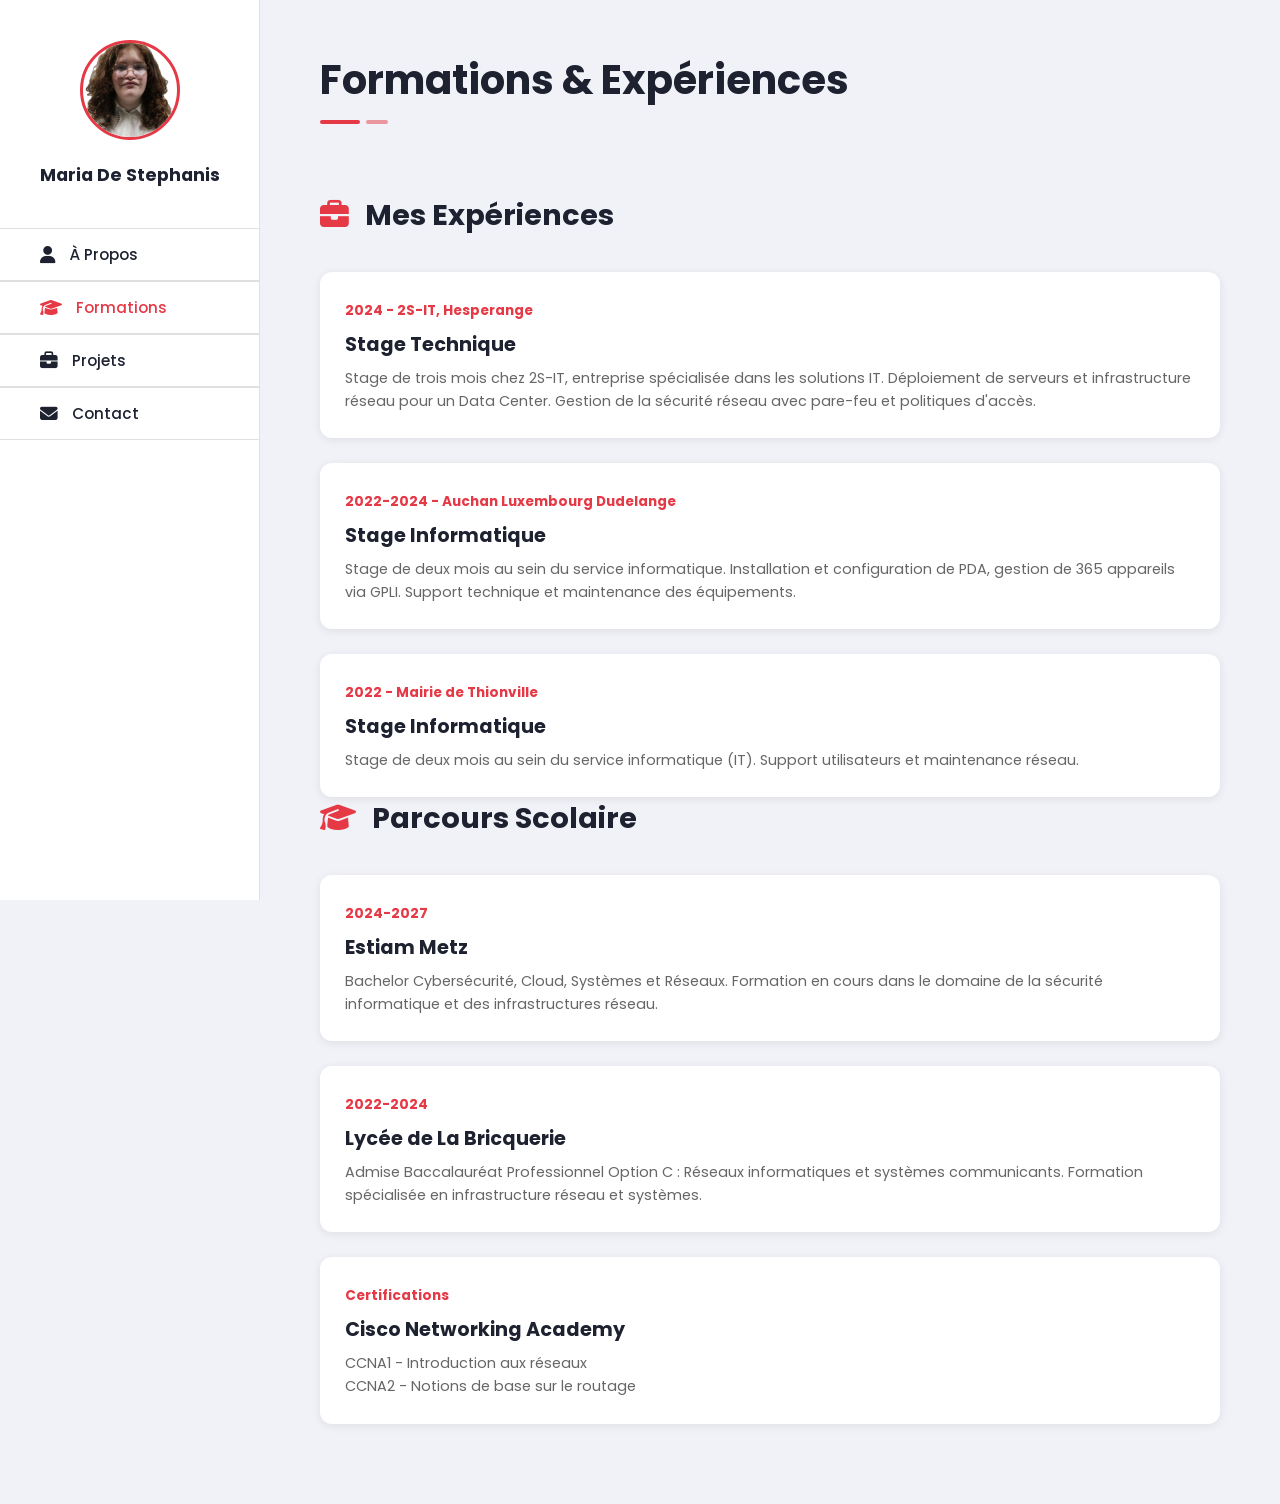
<file: Formations.html>
<!DOCTYPE html>
<html lang="fr">
<head>
  <!-- le responsive -->
  <meta charset="UTF-8" />
  <meta name="viewport" content="width=device-width, initial-scale=1.0"/>
  
  <!-- Titre de l'onglet du navigateur -->
  <title>Formations - Maria De Stephanis</title>
  <link href="https://fonts.googleapis.com/css2?family=Poppins:wght@400;500;600;700&family=Dancing+Script:wght@700&display=swap" rel="stylesheet"/>
  <link rel="stylesheet" href="https://cdnjs.cloudflare.com/ajax/libs/font-awesome/6.4.0/css/all.min.css"/>
  <link rel="stylesheet" href="styles.css">
</head>
<body>

  <aside class="sidebar">
    <!-- Photo de profil -->
    <div class="nav-profile">
        <img src="Profil.png" alt="Maria De Stephanis">
        <h4>Maria De Stephanis</h4>
    </div>

    <!-- Menu de navigation -->
    <nav>
      <ul>
        <li><a href="Index.html"><i class="fas fa-user"></i> À Propos</a></li>
        <!-- Lien actif = page actuelle -->
        <li><a href="Formations.html" class="active"><i class="fas fa-graduation-cap"></i> Formations</a></li>
        <li><a href="Projets.html"><i class="fas fa-briefcase"></i> Projets</a></li>
        <li><a href="Contact.html"><i class="fas fa-envelope"></i> Contact</a></li>
      </ul>
    </nav>
  </aside>

  <main class="main">

    <h1>Formations & Expériences</h1>
    
    <!-- Décoration : deux traits rouges sous le titre -->
    <div class="underline">
      <span></span>
      <span></span>
    </div>

    <!-- Wrapper contenant les deux colonnes -->
    <div class="wrapper">
      
      <div class="column">
        <h2 class="title"><i class="fas fa-briefcase"></i> Mes Expériences</h2>
        <div class="card">
          <span class="date">2024 - 2S-IT, Hesperange</span>
          <h3>Stage Technique</h3>
         
          <p>
            Stage de trois mois chez 2S-IT, entreprise spécialisée dans les solutions IT.
            Déploiement de serveurs et infrastructure réseau pour un Data Center.
            Gestion de la sécurité réseau avec pare-feu et politiques d'accès.
          </p>
        </div>

        <!-- Expérience 2 : Stage chez Auchan -->
        <div class="card">
          <span class="date">2022-2024 - Auchan Luxembourg Dudelange</span>
          <h3>Stage Informatique</h3>
          <p>
            Stage de deux mois au sein du service informatique.
            Installation et configuration de PDA, gestion de 365 appareils via GPLI.
            Support technique et maintenance des équipements.
          </p>
        </div>

        <!-- Expérience 3 : Stage à la Mairie -->
        <div class="card">
          <span class="date">2022 - Mairie de Thionville</span>
          <h3>Stage Informatique</h3>
          <p>
            Stage de deux mois au sein du service informatique (IT).
            Support utilisateurs et maintenance réseau.
          </p>
        </div>
      </div>

      <div class="column">
        
        <h2 class="title"><i class="fas fa-graduation-cap"></i> Parcours Scolaire</h2>
        <div class="card">
          <span class="date">2024-2027</span>
          <h3>Estiam Metz</h3>
          
          <p>
            Bachelor Cybersécurité, Cloud, Systèmes et Réseaux.
            Formation en cours dans le domaine de la sécurité informatique
            et des infrastructures réseau.
          </p>
        </div>

        <!-- Formation 2 : Lycée -->
        <div class="card">
          <span class="date">2022-2024</span>
          <h3>Lycée de La Bricquerie</h3>
          <p>
            Admise Baccalauréat Professionnel Option C : Réseaux informatiques et systèmes communicants.
            Formation spécialisée en infrastructure réseau et systèmes.
          </p>
        </div>

        <!-- Formation 3 : Certifications -->
        <div class="card">
          <span class="date">Certifications</span>
          <h3>Cisco Networking Academy</h3>
          <p>
            CCNA1 - Introduction aux réseaux<br>
            CCNA2 - Notions de base sur le routage
          </p>
        </div>
      </div>
    </div>

  </main>
</body>
</html>
</file>
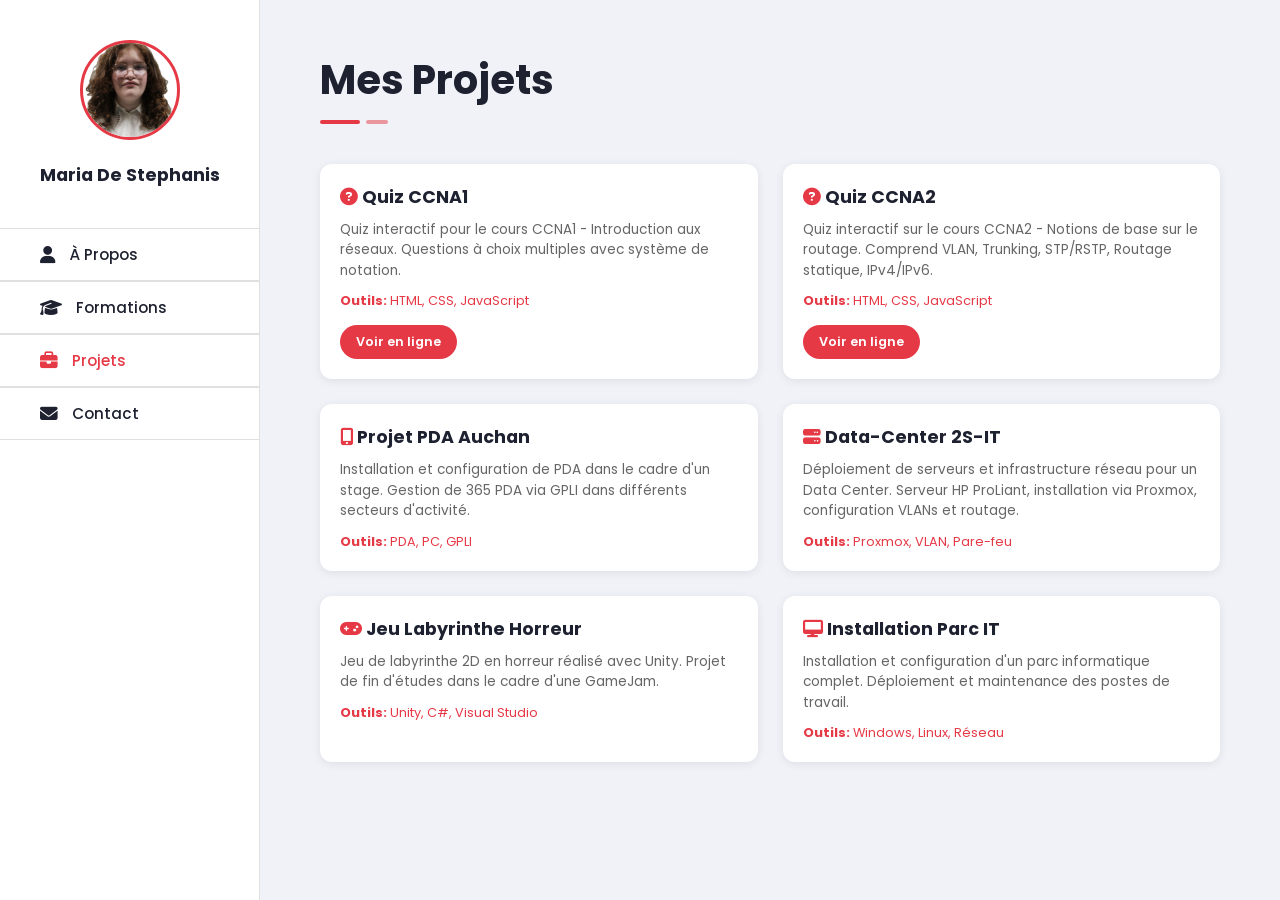
<file: Projets.html>
<!DOCTYPE html>
<html lang="fr">
<head>
  <!-- le responsive -->
  <meta charset="UTF-8" />
  <meta name="viewport" content="width=device-width, initial-scale=1.0"/>

  <title>Projets - Maria De Stephanis</title>
  <link href="https://fonts.googleapis.com/css2?family=Poppins:wght@400;500;600;700&family=Dancing+Script:wght@700&display=swap" rel="stylesheet"/>
  <link rel="stylesheet" href="https://cdnjs.cloudflare.com/ajax/libs/font-awesome/6.4.0/css/all.min.css"/>
  <link rel="stylesheet" href="styles.css">
</head>
<body>


  <aside class="sidebar">
    <div class="nav-profile">
        <img src="Profil.png" alt="Maria De Stephanis">
        <h4>Maria De Stephanis</h4>
    </div>

    <!-- Menu de navigation -->
    <nav>
      <ul>
        <li><a href="Index.html"><i class="fas fa-user"></i> À Propos</a></li>
        <li><a href="Formations.html"><i class="fas fa-graduation-cap"></i> Formations</a></li>
        <!-- Lien actif = page actuelle -->
        <li><a href="Projets.html" class="active"><i class="fas fa-briefcase"></i> Projets</a></li>
        <li><a href="Contact.html"><i class="fas fa-envelope"></i> Contact</a></li>
      </ul>
    </nav>
  </aside>

  
  <main class="main">

    <!-- Titre principal -->
    <h1>Mes Projets</h1>
  
    <div class="underline">
      <span></span>
      <span></span>
    </div>

    <!-- Grille de projets -->
    <div class="projects-grid">
      
      <div class="project-card">
        <div class="card-body">
          <h3><i class="fas fa-question-circle" style="color: var(--red);"></i> Quiz CCNA1</h3>
          <p>
            Quiz interactif pour le cours CCNA1 - Introduction aux réseaux.
            Questions à choix multiples avec système de notation.
          </p>
          <p style="margin-top: 10px; font-size: 0.8rem; color: var(--red);">
            <strong>Outils:</strong> HTML, CSS, JavaScript
          </p>
          <!-- Lien vers le projet en ligne -->
          <div style="margin-top: 15px;">
            <a href="https://ccna1website.netlify.app/" target="_blank" class="btn" style="padding: 8px 16px; font-size: 0.8rem;">Voir en ligne</a>
          </div>
        </div>
      </div>

     
      <div class="project-card">
        <div class="card-body">
          <h3><i class="fas fa-question-circle" style="color: var(--red);"></i> Quiz CCNA2</h3>
          <p>
            Quiz interactif sur le cours CCNA2 - Notions de base sur le routage.
            Comprend VLAN, Trunking, STP/RSTP, Routage statique, IPv4/IPv6.
          </p>
          <p style="margin-top: 10px; font-size: 0.8rem; color: var(--red);">
            <strong>Outils:</strong> HTML, CSS, JavaScript
          </p>
          <div style="margin-top: 15px;">
            <a href="https://ccna2.netlify.app/" target="_blank" class="btn" style="padding: 8px 16px; font-size: 0.8rem;">Voir en ligne</a>
          </div>
        </div>
      </div>

   
      <div class="project-card">
        <div class="card-body">
          <h3><i class="fas fa-mobile-alt" style="color: var(--red);"></i> Projet PDA Auchan</h3>
          <p>
            Installation et configuration de PDA dans le cadre d'un stage.
            Gestion de 365 PDA via GPLI dans différents secteurs d'activité.
          </p>
          <p style="margin-top: 10px; font-size: 0.8rem; color: var(--red);">
            <strong>Outils:</strong> PDA, PC, GPLI
          </p>
        </div>
      </div>

      
           
      <div class="project-card">
        <div class="card-body">
          <h3><i class="fas fa-server" style="color: var(--red);"></i> Data-Center 2S-IT</h3>
          <p>
            Déploiement de serveurs et infrastructure réseau pour un Data Center.
            Serveur HP ProLiant, installation via Proxmox, configuration VLANs et routage.
          </p>
<p style="margin-top: 10px; font-size: 0.8rem; color: var(--red);">
            <strong>Outils:</strong> Proxmox, VLAN, Pare-feu
          </p>
        </div>
      </div>

      <div class="project-card">
        <div class="card-body">
          <h3><i class="fas fa-gamepad" style="color: var(--red);"></i> Jeu Labyrinthe Horreur</h3>
          <p>
            Jeu de labyrinthe 2D en horreur réalisé avec Unity.
            Projet de fin d'études dans le cadre d'une GameJam.
          </p>
          <p style="margin-top: 10px; font-size: 0.8rem; color: var(--red);">
            <strong>Outils:</strong> Unity, C#, Visual Studio
          </p>
        </div>
      </div>

      <div class="project-card">
        <div class="card-body">
          <h3><i class="fas fa-desktop" style="color: var(--red);"></i> Installation Parc IT</h3>
          <p>
            Installation et configuration d'un parc informatique complet.
            Déploiement et maintenance des postes de travail.
          </p>
          <p style="margin-top: 10px; font-size: 0.8rem; color: var(--red);">
            <strong>Outils:</strong> Windows, Linux, Réseau
          </p>
        </div>
      </div>

    </div>

  </main>

</body>
</html>
</file>
<file: styles.css>
/* ========================================
   STYLES CSS DU PORTFOLIO
   ========================================
   Ce fichier contient tous les styles du portfolio de Maria De Stephanis.
   Il définit les couleurs, les mises en page, les animations, etc.
*/

/* ========================================
   RESET ET VARIABLES
   ======================================== */

/* Reset de base : supprime les marges et paddings par défaut */
* {
  margin: 0;
  padding: 0;
  box-sizing: border-box;
}

/* Variables CSS : définit les couleurs principales utilisées dans le site */
:root {
  --red: #e63946;          /* Rouge principal (couleur d'accent) */
  --dark: #1d2130;         /* Noir bleuté pour les textes principaux */
  --bg: #f0f2f8;          /* Gris clair pour le fond */
  --sidebar-bg: #ffffff;  /* Blanc pour le fond de la sidebar */
  --text: #333;           /* Couleur du texte principal */
  --muted: #666;          /* Gris pour les textes secondaires */
  --border: #e0e0e0;      /* Gris clair pour les bordures */
}

/* ========================================
   STYLE GÉNÉRAL DU CORPS
   ======================================== */
body {
  /* Police principale : Poppins (importée depuis Google Fonts) */
  font-family: 'Poppins', sans-serif;
  /* Fond de la page */
  background: var(--bg);
  /* Couleur du texte */
  color: var(--text);
  /* Utilisation du flexbox pour la mise en page */
  display: flex;
  /* Hauteur minimale = hauteur de l'écran */
  min-height: 100vh;
}

/* ========================================
   BARRE LATÉRALE (SIDEBAR)
   ======================================== */
.sidebar {
  /* Largeur fixe de la sidebar */
  width: 260px;
  min-width: 260px;
  /* Fond blanc */
  background: var(--sidebar-bg);
  /* Organisation verticale */
  display: flex;
  flex-direction: column;
  align-items: center;
  /* Espacement interne */
  padding: 40px 0 30px;
  /* Bordure à droite */
  border-right: 1px solid var(--border);
  /* Reste visible lors du défilement */
  position: sticky;
  top: 0;
  /* Prend toute la hauteur */
  height: 100vh;
  /* S'affiche au-dessus du contenu */
  z-index: 100;
}

/* Profil (photo et nom) */
.nav-profile {
  text-align: center;
  margin-bottom: 40px;
}

/* Photo de profil */
.nav-profile img {
  /* Taille carrée */
  width: 100px;
  height: 100px;
  /* Forme circulaire */
  border-radius: 50%;
  /* Recadrage de l'image */
  object-fit: cover;
  /* Bordure rouge autour de la photo */
  border: 3px solid var(--red);
  margin-bottom: 15px;
}

/* Nom sous la photo */
.nav-profile h4 {
  color: var(--dark);
  font-size: 1.1rem;
}

/* Style du logo (cursif) */
.logo {
  font-family: 'Dancing Script', cursive;
  font-size: 2.2rem;
  color: var(--dark);
  position: relative;
  margin-bottom: 40px;
  padding: 4px 8px;
}

/* Décoration du logo (coin supérieur droit) */
.logo::before {
  content: '';
  position: absolute;
  top: 0; right: -6px;
  width: 18px; height: 18px;
  border-top: 3px solid var(--red);
  border-right: 3px solid var(--red);
}

/* Décoration du logo (coin inférieur gauche) */
.logo::after {
  content: '';
  position: absolute;
  bottom: 0; left: -6px;
  width: 18px; height: 18px;
  border-bottom: 3px solid var(--red);
  border-left: 3px solid var(--red);
}

/* Navigation */
nav {
  width: 100%;
  display: flex;
  flex-direction: column;
  gap: 4px;
}

/* Liste de navigation */
nav ul {
  list-style: none;
  padding: 0;
  margin: 0;
}

nav li {
  margin: 0;
}

/* Liens de navigation */
nav a {
  display: flex;
  align-items: center;
  gap: 14px;
  padding: 14px 40px;
  color: var(--dark);
  text-decoration: none;
  font-size: 0.95rem;
  font-weight: 500;
  border-bottom: 1px solid var(--border);
  /* Animation de couleur au survol */
  transition: color 0.2s;
}

/* Bordure supérieure du premier lien */
nav a:first-child {
  border-top: 1px solid var(--border);
}

/* Icônes dans les liens */
nav a i {
  font-size: 1.1rem;
  color: inherit;
}

/* Lien actif (page actuelle) */
nav a.active {
  color: var(--red);
}

nav a.active i {
  color: var(--red);
}

/* Effet au survol des liens */
nav a:hover {
  color: var(--red);
}

/* ========================================
   CONTENU PRINCIPAL (MAIN)
   ======================================== */
.main {
  /* Prend tout l'espace restant */
  flex: 1;
  /* Marges internes */
  padding: 50px 60px;
  position: relative;
  background: var(--bg);
  min-height: 100vh;
}

/* Icônes en haut à droite */
.top-icons {
  position: absolute;
  top: 30px; right: 30px;
  display: flex;
  flex-direction: column;
  gap: 18px;
}

.top-icons i {
  font-size: 1.2rem;
  color: var(--dark);
  cursor: pointer;
}

/* ========================================
   TITRES
   ======================================== */
h1 {
  font-size: 2.5rem;
  font-weight: 700;
  color: var(--dark);
  margin-bottom: 10px;
}

/* Traits décoratifs sous les titres */
.underline {
  display: flex;
  gap: 6px;
  margin-bottom: 40px;
}

.underline span {
  display: block;
  height: 4px;
  border-radius: 2px;
}

/* Premier trait (plus long) */
.underline span:first-child {
  width: 40px;
  background: var(--red);
}

/* Deuxième trait (plus court et transparent) */
.underline span:last-child {
  width: 22px;
  background: var(--red);
  opacity: 0.5;
}

/* Titres de section */
h2.title {
  font-size: 1.8rem;
  font-weight: 700;
  color: var(--dark);
  margin-bottom: 10px;
}

h2.title i {
  color: var(--red);
  margin-right: 10px;
}

/* ========================================
   TEXTE D'INTRODUCTION
   ======================================== */
.intro {
  font-size: 1.05rem;
  font-weight: 700;
  color: var(--dark);
  margin-bottom: 14px;
}

.intro span {
  color: var(--red);
}

/* ========================================
   ANIMATION DE FRAPPE (TYPING)
   ======================================== */
.typing-prefix {
  color: var(--dark);
  font-weight: 700;
}

.typing {
  color: var(--red);
  font-weight: 700;
}

/* Texte bio/présentation */
.bio {
  font-size: 0.88rem;
  color: var(--muted);
  line-height: 1.8;
  margin-bottom: 36px;
  max-width: 700px;
}

/* ========================================
   INFORMATIONS ET COMPÉTENCES
   ======================================== */
.info-skills {
  display: grid;
  /* 3 colonnes : 2 pour les infos, 1 pour les compétences */
  grid-template-columns: 1fr 1fr 1fr;
  gap: 30px;
  align-items: start;
}

/* Grille d'informations */
.info-grid {
  display: flex;
  flex-direction: column;
  gap: 0;
  /* Prend 2 colonnes sur 3 */
  grid-column: span 2;
}

/* Ligne d'information */
.info-row {
  display: grid;
  grid-template-columns: 1fr 1fr;
  gap: 10px;
  padding: 12px 0;
  border-bottom: 1px solid var(--border);
}

/* Étiquette (label) */
.info-item label {
  font-weight: 700;
  font-size: 0.85rem;
  color: var(--dark);
}

/* Valeur de l'information */
.info-item span {
  font-size: 0.85rem;
  color: var(--muted);
}

/* ========================================
   COMPÉTENCES (BARRES DE PROGRESSION)
   ======================================== */
.skills {
  display: flex;
  flex-direction: column;
  gap: 22px;
}

.skill-item {
  margin-bottom: 10px;
}

/* En-tête de compétence (nom + pourcentage) */
.skill-header {
  display: flex;
  justify-content: space-between;
  font-size: 0.82rem;
  font-weight: 600;
  color: var(--dark);
  margin-bottom: 6px;
}

/* Barre de fond (grise) */
.skill-bar {
  height: 5px;
  background: #ddd;
  border-radius: 3px;
  overflow: hidden;
}

/* Barre de remplissage (rouge) */
.skill-bar-fill {
  height: 100%;
  background: var(--red);
  border-radius: 3px;
  /* Animation de remplissage */
  transition: width 1s ease;
}

/* ========================================
   BOUTONS
   ======================================== */
.buttons {
  display: flex;
  gap: 18px;
  margin-top: 32px;
}

/* Style de base des boutons */
.btn {
  padding: 14px 34px;
  /* Bouton rond */
  border-radius: 50px;
  border: none;
  background: var(--red);
  color: #fff;
  font-size: 0.9rem;
  font-weight: 600;
  cursor: pointer;
  font-family: 'Poppins', sans-serif;
  /* Animation au survol */
  transition: background 0.2s, transform 0.1s;
  text-decoration: none;
  display: inline-block;
}

/* Effet au survol */
.btn:hover {
  background: #c0392b;
  transform: translateY(-1px);
}

/* ========================================
   WRAPPER (pour Formations/Projets)
   ======================================== */
.wrapper {
  padding: 30px 0;
}

.wrapper .column {
  display: flex;
  flex-direction: column;
  gap: 25px;
}

/* ========================================
   CARTES (CARDS)
   ======================================== */
.card {
  background: white;
  padding: 25px;
  border-radius: 12px;
  /* Ombre douce */
  box-shadow: 0 2px 10px rgba(0, 0, 0, 0.08);
  /* Animation au survol */
  transition: transform 0.3s, box-shadow 0.3s;
}

.card:hover {
  transform: translateY(-3px);
  box-shadow: 0 5px 20px rgba(0, 0, 0, 0.12);
}

/* Date dans les cartes */
.card .date {
  color: var(--red);
  font-weight: 700;
  font-size: 0.85rem;
}

/* Titre dans les cartes */
.card h3 {
  color: var(--dark);
  font-size: 1.2rem;
  margin: 8px 0;
}

/* Texte dans les cartes */
.card p {
  color: var(--muted);
  line-height: 1.6;
  font-size: 0.9rem;
}

/* ========================================
   GRILLE DE PROJETS
   ======================================== */
.projects-grid {
  display: grid;
  /* Colonnes automatiques (min 300px) */
  grid-template-columns: repeat(auto-fill, minmax(300px, 1fr));
  gap: 25px;
  margin-top: 30px;
}

/* Carte de projet */
.project-card {
  background: white;
  border-radius: 12px;
  overflow: hidden;
  box-shadow: 0 2px 10px rgba(0, 0, 0, 0.08);
  transition: transform 0.3s, box-shadow 0.3s;
}

.project-card:hover {
  transform: translateY(-3px);
  box-shadow: 0 5px 20px rgba(0, 0, 0, 0.12);
}

/* Image du projet */
.project-card img {
  width: 100%;
  height: 180px;
  object-fit: cover;
}

/* Corps de la carte de projet */
.project-card .card-body {
  padding: 20px;
}

.project-card h3 {
  color: var(--dark);
  font-size: 1.1rem;
  margin-bottom: 10px;
}

.project-card p {
  color: var(--muted);
  font-size: 0.85rem;
  line-height: 1.5;
}

/* ========================================
   FORMULAIRE DE CONTACT
   ======================================== */
.contact-container {
  max-width: 600px;
}

.contact-form {
  background: white;
  padding: 30px;
  border-radius: 12px;
  box-shadow: 0 2px 10px rgba(0, 0, 0, 0.08);
}

.contact-form .form-group {
  margin-bottom: 20px;
}

.contact-form label {
  display: block;
  font-weight: 600;
  color: var(--dark);
  margin-bottom: 8px;
}

/* Champs de formulaire */
.contact-form input,
.contact-form textarea {
  width: 100%;
  padding: 12px 15px;
  border: 1px solid var(--border);
  border-radius: 8px;
  font-family: 'Poppins', sans-serif;
  font-size: 0.9rem;
  transition: border-color 0.2s;
}

/* Effet quand on clique sur un champ */
.contact-form input:focus,
.contact-form textarea:focus {
  outline: none;
  border-color: var(--red);
}

/* Zone de texte (textarea) */
.contact-form textarea {
  min-height: 120px;
  resize: vertical;
}

/* ========================================
   RESPONSIVE (VERSION MOBILE)
   ======================================== */
/* S'active quand l'écran fait moins de 900px */
@media (max-width: 900px) {
  /* Le corps passe en colonne */
  body {
    flex-direction: column;
  }

  /* La sidebar prend toute la largeur */
  .sidebar {
    width: 100%;
    height: auto;
    position: relative;
    flex-direction: row;
    flex-wrap: wrap;
    justify-content: center;
    padding: 20px;
    gap: 10px;
  }

  .nav-profile {
    margin-bottom: 0;
    margin-right: 20px;
  }

  .nav-profile img {
    width: 60px;
    height: 60px;
  }

  /* Masquer le logo sur mobile */
  .logo {
    display: none;
  }

  /* Navigation en ligne sur mobile */
  nav {
    flex-direction: row;
    flex-wrap: wrap;
    justify-content: center;
  }

  nav ul {
    display: flex;
    flex-wrap: wrap;
    gap: 10px;
  }

  nav a {
    padding: 8px 15px;
    border: none;
    border-radius: 20px;
  }

  nav a:first-child {
    border: none;
  }

  /* Réduire les marges sur mobile */
  .main {
    padding: 30px 20px;
  }

  /* Infos et compétences en une seule colonne */
  .info-skills {
    grid-template-columns: 1fr;
  }

  .info-grid {
    grid-column: span 1;
  }

  /* Un seul projet par ligne sur mobile */
  .projects-grid {
    grid-template-columns: 1fr;
  }
}

/* ========================================
   ANIMATION D'ENVOI DU FORMULAIRE
   ======================================== */

/* Overlay (fond transparent qui couvre l'écran) */
#send-overlay {
  position: fixed;
  inset: 0;
  background: rgba(255, 255, 255, 0.92);
  display: flex;
  flex-direction: column;
  align-items: center;
  justify-content: center;
  z-index: 9999;
  /* Caché par défaut */
  opacity: 0;
  pointer-events: none;
  transition: opacity 0.3s ease;
}

/* Overlay visible */
#send-overlay.active {
  opacity: 1;
  pointer-events: all;
}

/* ========================================
   ENVELOPPE ANIMÉE
   ======================================== */

/* Conteneur de l'enveloppe */
.envelope-wrap {
  position: relative;
  width: 120px;
  height: 85px;
  margin-bottom: 30px;
}

/* Corps de l'enveloppe */
.envelope-body {
  width: 120px;
  height: 85px;
  background: #fff;
  border: 3px solid var(--red);
  border-radius: 4px;
  position: absolute;
  bottom: 0;
  overflow: hidden;
}

/* Rabat du bas (triangles) */
.envelope-body::before {
  content: '';
  position: absolute;
  bottom: 0; left: 0;
  width: 0; height: 0;
  border-left: 60px solid #f5c6c8;
  border-right: 60px solid #f5c6c8;
  border-top: 42px solid transparent;
}

/* Rabat du haut (triangles) */
.envelope-flap {
  width: 0; height: 0;
  border-left: 63px solid transparent;
  border-right: 63px solid transparent;
  border-top: 48px solid var(--red);
  position: absolute;
  top: -3px; left: -3px;
  transform-origin: top center;
  transition: transform 0.5s ease;
  z-index: 2;
}

/* Ouverture du rabat */
.envelope-wrap.open .envelope-flap {
  transform: rotateX(180deg);
}

/* Lettre qui sort de l'enveloppe */
.envelope-letter {
  width: 90px;
  height: 65px;
  background: white;
  border: 2px solid #ddd;
  border-radius: 3px;
  position: absolute;
  bottom: 10px;
  left: 50%;
  transform: translateX(-50%) translateY(0);
  transition: transform 0.6s ease 0.4s;
  z-index: 1;
  display: flex;
  flex-direction: column;
  align-items: center;
  justify-content: center;
  gap: 6px;
  padding: 8px;
}

/* Lignes sur la lettre */
.envelope-letter span {
  display: block;
  height: 3px;
  background: #ddd;
  border-radius: 2px;
  width: 70%;
}

.envelope-letter span:first-child {
  width: 50%;
  background: var(--red);
}

/* Lettre qui s'envole */
.envelope-wrap.open .envelope-letter {
  transform: translateX(-50%) translateY(-55px);
}

/* ========================================
   ANIMATION D'ENVOL
   ======================================== */
/* Définition de l'animation */
@keyframes flyAway {
  0%   { transform: translate(0, 0) rotate(0deg) scale(1); opacity: 1; }
  100% { transform: translate(300px, -300px) rotate(25deg) scale(0.3); opacity: 0; }
}

/* Application de l'animation */
.envelope-wrap.fly {
  animation: flyAway 0.8s ease-in 1s forwards;
}

/* ========================================
   MESSAGE DE CONFIRMATION
   ======================================== */
.send-message {
  font-size: 1.2rem;
  font-weight: 600;
  color: var(--dark);
  opacity: 0;
  transform: translateY(10px);
  transition: opacity 0.5s ease 1.8s, transform 0.5s ease 1.8s;
  text-align: center;
}

.send-message i {
  color: var(--red);
  margin-right: 8px;
}

/* Afficher le message */
#send-overlay.active .send-message {
  opacity: 1;
  transform: translateY(0);
}

/* ========================================
   BOUTON DÉSACTIVÉ
   ======================================== */
/* Bouton pendant l'envoi (désactivé) */
.btn:disabled {
  opacity: 0.6;
  cursor: not-allowed;
  transform: none;
}
</file>
